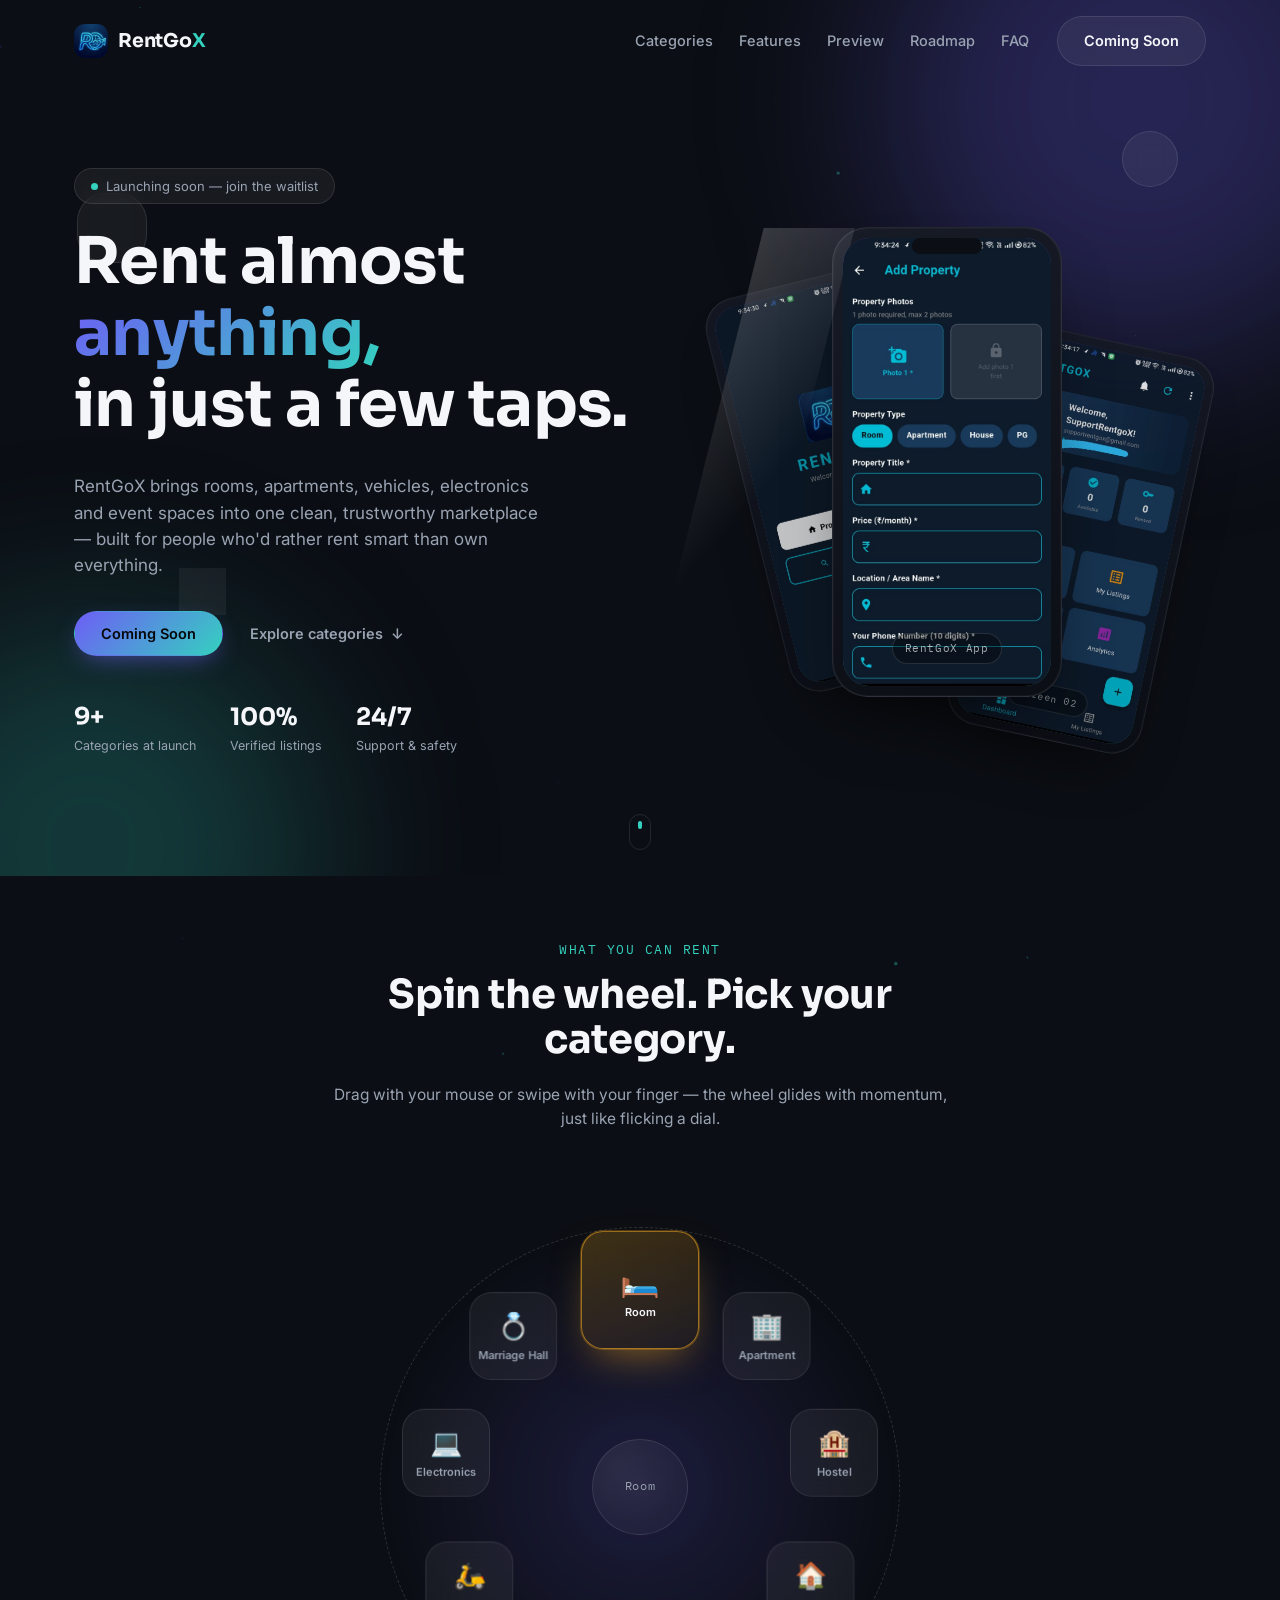
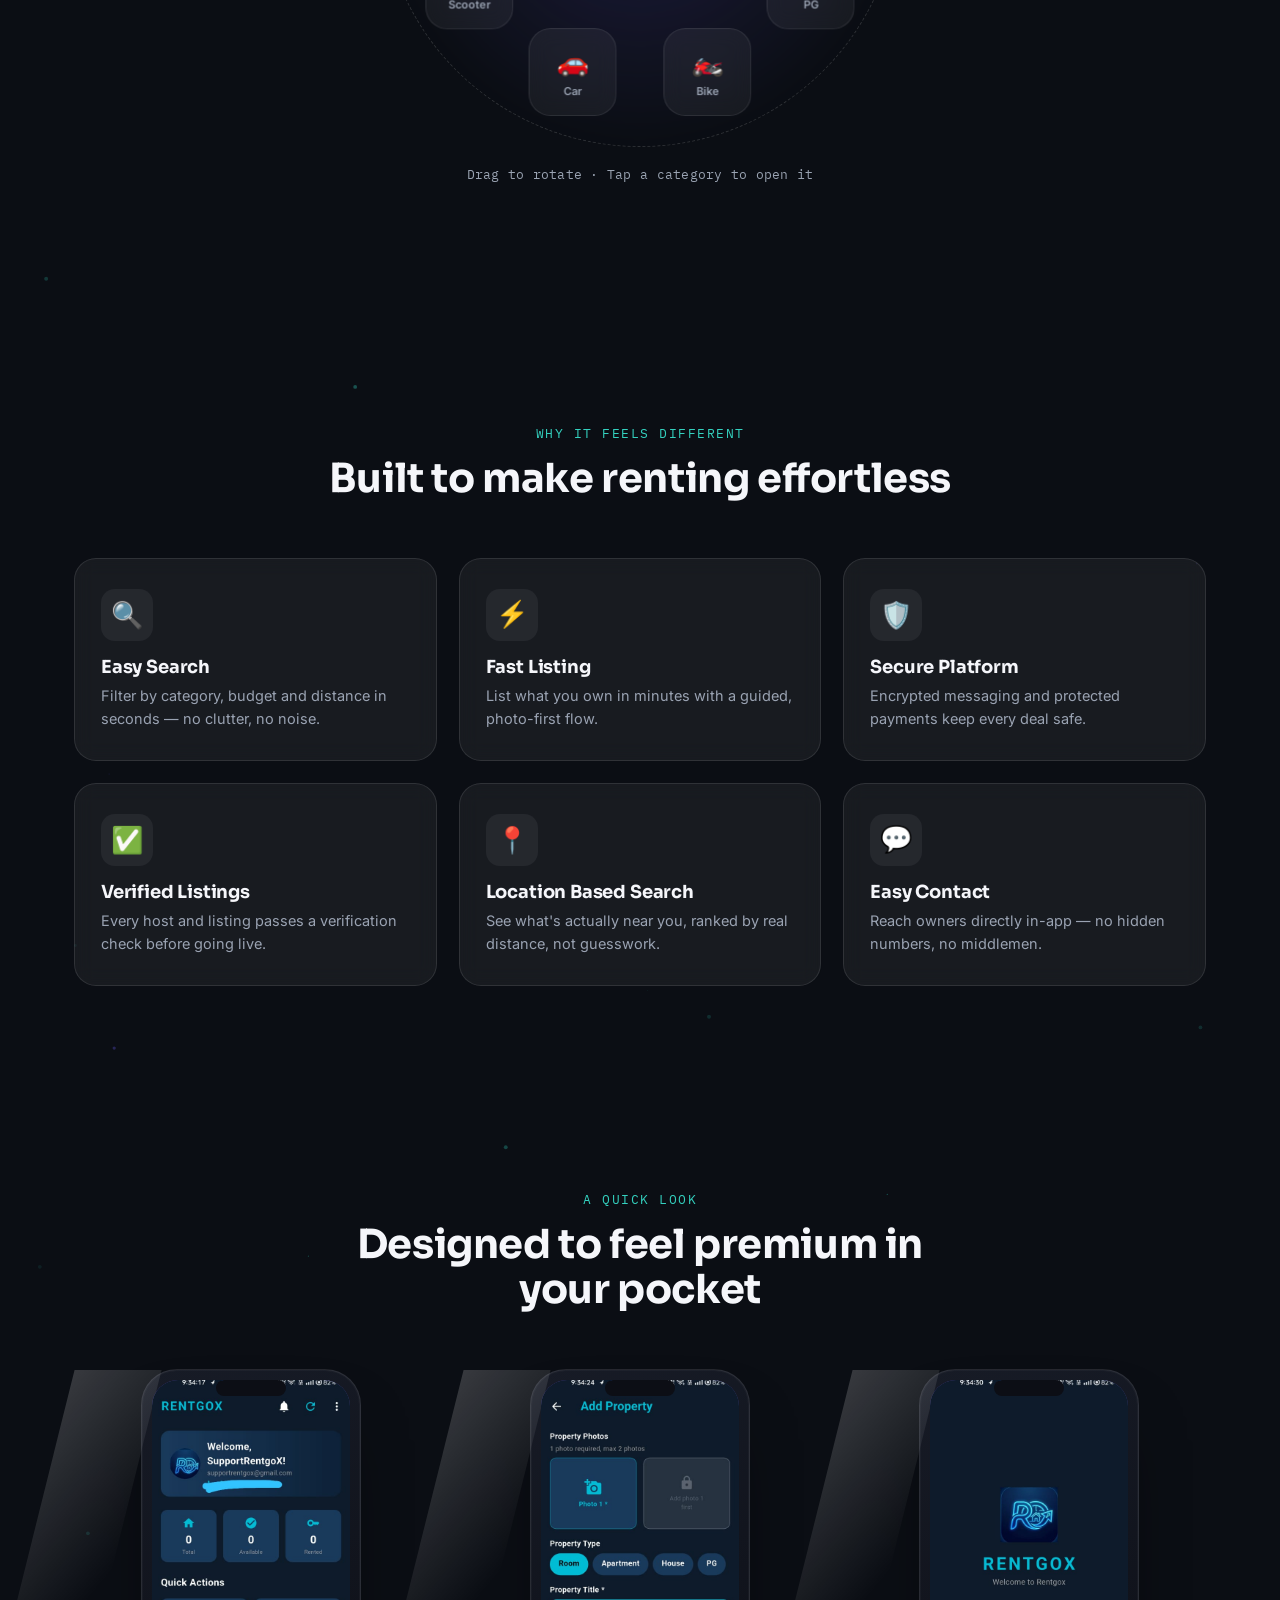
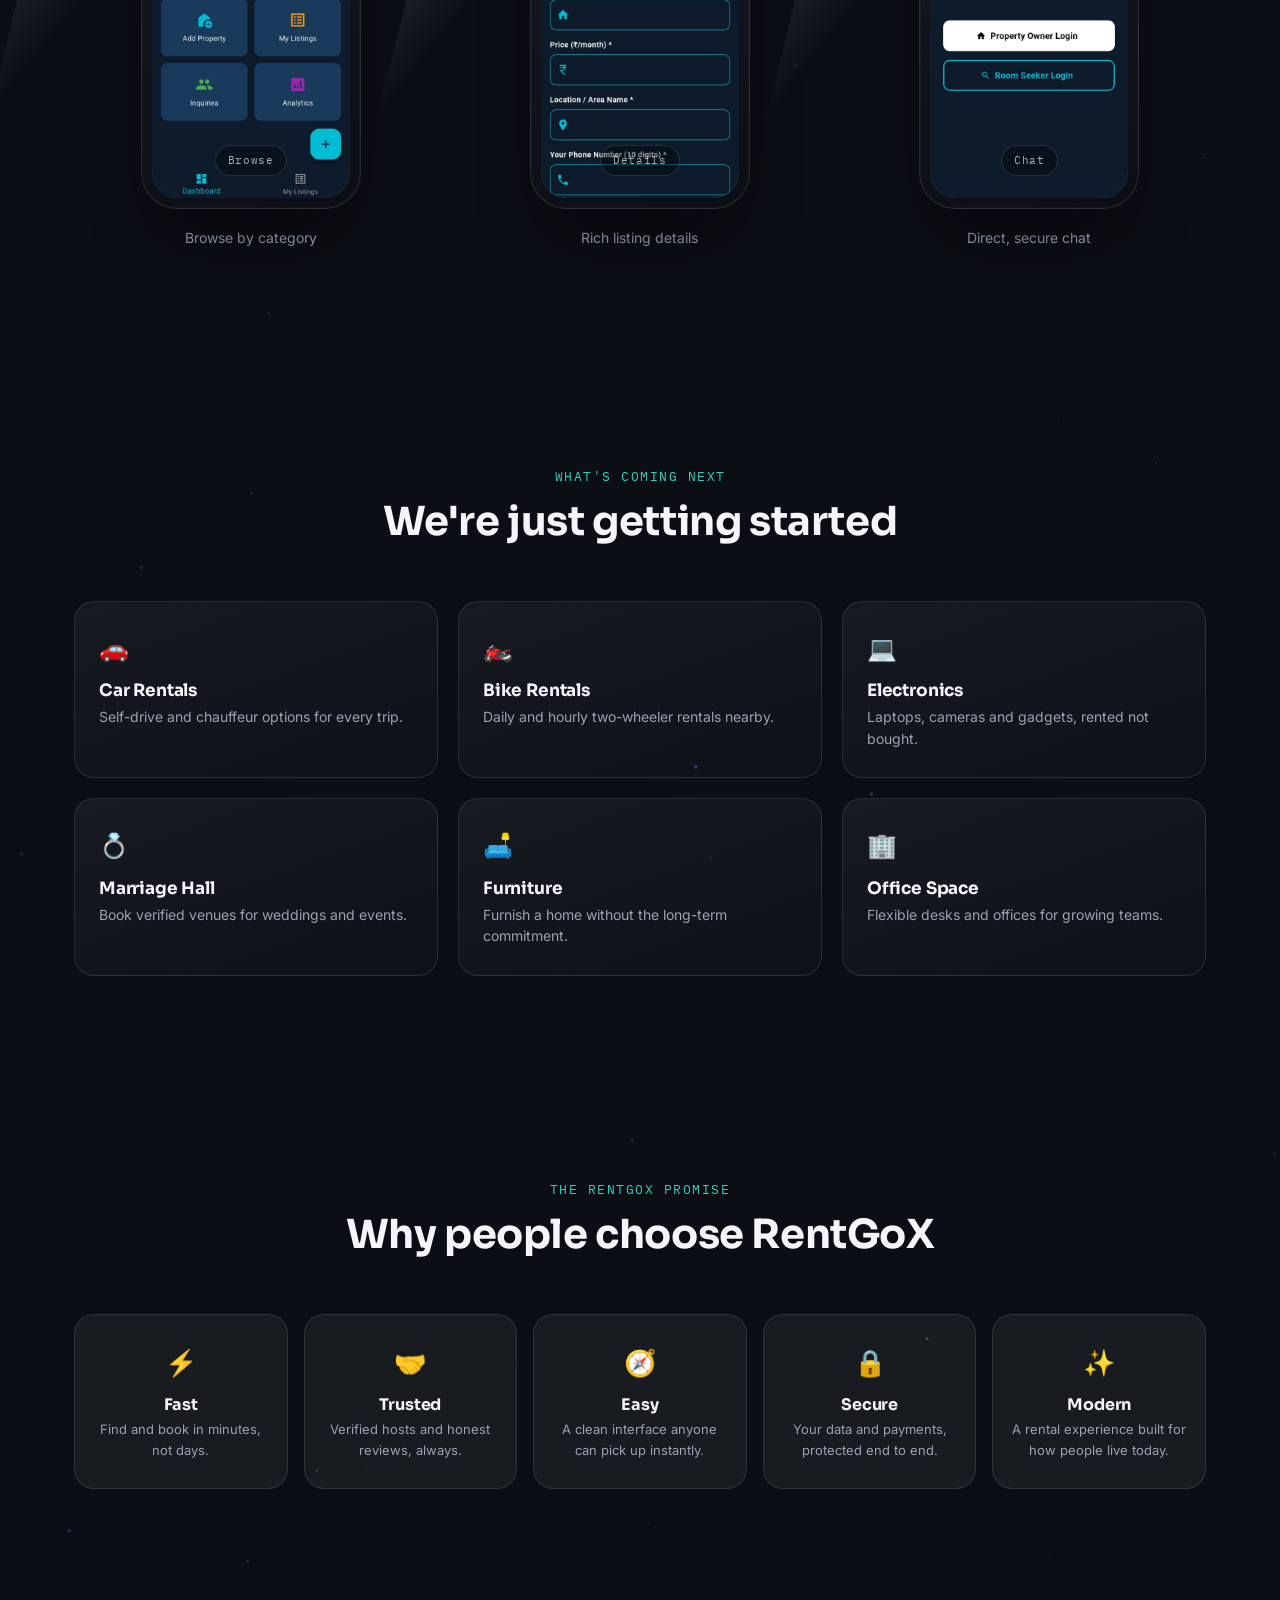
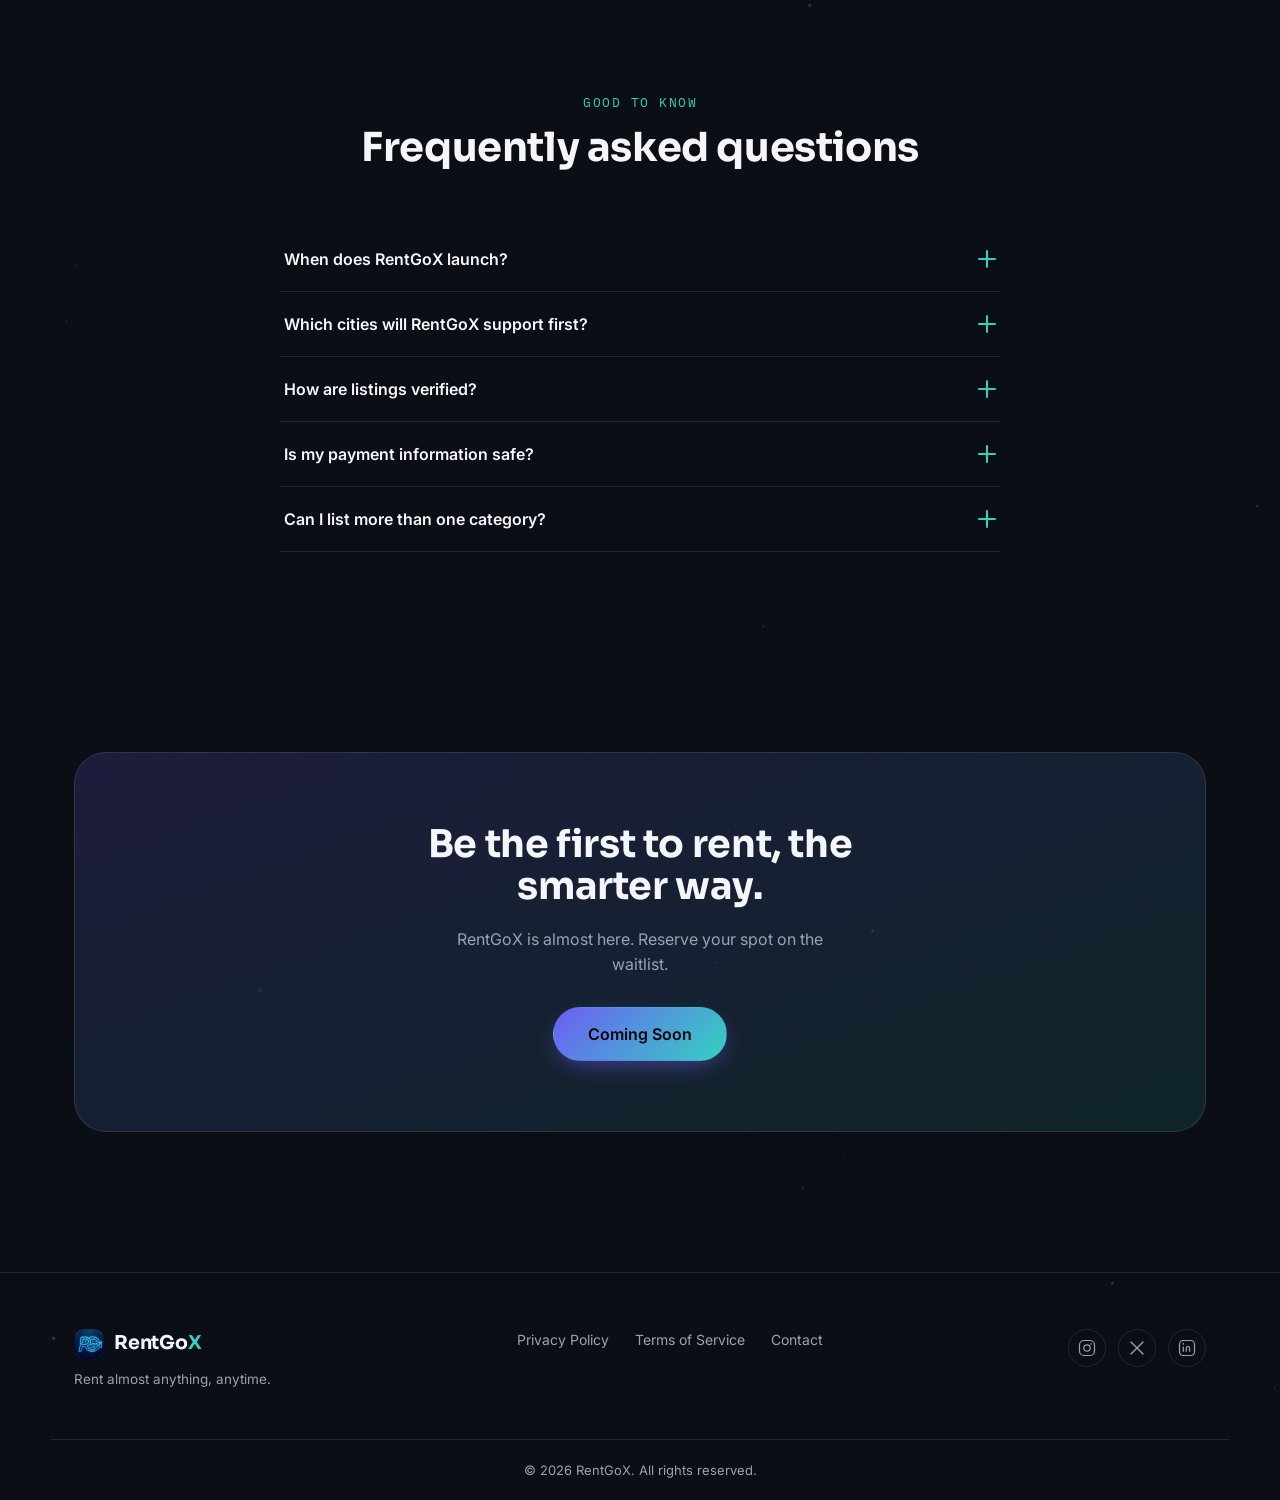
<file: index.html>
<!DOCTYPE html>
<html lang="en">
<head>
<meta charset="UTF-8">
<meta name="viewport" content="width=device-width, initial-scale=1.0">
<title>RentGoX — Rent Anything, Anytime</title>
<meta name="description" content="RentGoX is the all-in-one rental marketplace for rooms, apartments, vehicles, electronics and more. Coming soon.">
<meta name="google-site-verification" content="hXKZpa_9-O8X3uZ1noYfO5XUz25LiFvoCK8vuxUqFOk" />

<!-- Open Graph -->
<meta property="og:title" content="RentGoX — Rent Anything, Anytime">
<meta property="og:description" content="One platform to rent rooms, vehicles, electronics and more. Coming soon.">
<meta property="og:type" content="website">

<!-- Fonts -->
<link rel="preconnect" href="https://fonts.googleapis.com">
<link rel="preconnect" href="https://fonts.gstatic.com" crossorigin>
<link href="https://fonts.googleapis.com/css2?family=Sora:wght@400;600;700;800&family=Inter:wght@400;500;600;700&family=IBM+Plex+Mono:wght@400;500&display=swap" rel="stylesheet">

<link rel="stylesheet" href="css/style.css">
</head>
<body>

  <!-- ===================== LOADER ===================== -->
  <div class="loader" id="loader" aria-hidden="true">
    <div class="loader-mark">
      <span class="loader-ring"></span>
      <span class="loader-text">RG</span>
    </div>
  </div>

  <!-- ===================== BACKGROUND CANVAS (particles) ===================== -->
  <canvas id="particle-canvas" aria-hidden="true"></canvas>

  <!-- ===================== NAV ===================== -->
  <header class="site-header" id="site-header">
    <div class="container nav-inner">
      <a href="#top" class="brand" aria-label="RentGoX home">
        <span class="brand-mark">
          <svg viewBox="0 0 40 40" width="34" height="34" role="img" aria-hidden="true">
            <defs>
              <linearGradient id="logoGrad" x1="0" y1="0" x2="1" y2="1">
                <stop offset="0%" stop-color="#6D5EF5"/>
                <stop offset="100%" stop-color="#34D1BF"/>
              </linearGradient>
            </defs>
            <rect x="1" y="1" width="38" height="38" rx="11" fill="url(#logoGrad)"/>
            <path d="M12 27V14.5h6.4c3 0 5 1.7 5 4.4 0 1.9-1 3.3-2.7 4l3.3 4.1h-3.5l-2.9-3.6h-2.5V27H12zm3.1-6.2h3c1.4 0 2.2-.7 2.2-1.9s-.8-1.9-2.2-1.9h-3v3.8z" fill="#0B0E14"/>
          </svg>
          <!-- Drop a file named logo.png in assets/images/ to override this SVG mark -->
          <img src="assets/images/logo.png" alt="RentGoX logo" class="logo-img" onerror="this.style.display='none'">
        </span>
        <span class="brand-name">RentGo<span class="brand-x">X</span></span>
      </a>

      <nav class="main-nav" id="main-nav" aria-label="Primary">
        <a href="#categories">Categories</a>
        <a href="#features">Features</a>
        <a href="#screens">Preview</a>
        <a href="#future">Roadmap</a>
        <a href="#faq">FAQ</a>
      </nav>

      <a href="#hero" class="btn btn-ghost nav-cta"><span>Coming Soon</span></a>

      <button class="nav-toggle" id="nav-toggle" aria-label="Toggle menu" aria-expanded="false">
        <span></span><span></span><span></span>
      </button>
    </div>
  </header>

  <main id="top">

    <!-- ===================== HERO ===================== -->
    <section class="hero" id="hero">
      <div class="hero-glow hero-glow-a"></div>
      <div class="hero-glow hero-glow-b"></div>
      <div class="floating-shape shape-1" aria-hidden="true"></div>
      <div class="floating-shape shape-2" aria-hidden="true"></div>
      <div class="floating-shape shape-3" aria-hidden="true"></div>

      <div class="container hero-inner">
        <div class="hero-copy reveal" data-reveal="up">
          <div class="eyebrow-pill">
            <span class="dot-live"></span>
            Launching soon &mdash; join the waitlist
          </div>
          <h1 class="hero-title">
            Rent almost <span class="text-gradient">anything,</span><br>
            in just a few taps.
          </h1>
          <p class="hero-sub">
            RentGoX brings rooms, apartments, vehicles, electronics and event
            spaces into one clean, trustworthy marketplace &mdash; built for
            people who'd rather rent smart than own everything.
          </p>
          <div class="hero-actions">
            <button class="btn btn-primary ripple">
              <span>Coming Soon</span>
            </button>
            <a href="#categories" class="btn btn-text">
              Explore categories <span class="arrow">&darr;</span>
            </a>
          </div>

          <div class="hero-stats">
            <div class="stat">
              <span class="stat-num">9+</span>
              <span class="stat-label">Categories at launch</span>
            </div>
            <div class="stat">
              <span class="stat-num">100%</span>
              <span class="stat-label">Verified listings</span>
            </div>
            <div class="stat">
              <span class="stat-num">24/7</span>
              <span class="stat-label">Support &amp; safety</span>
            </div>
          </div>
        </div>

        <div class="hero-visual reveal" data-reveal="zoom">
          <div class="phone-stack">
            <div class="phone-mock phone-back">
              <div class="phone-screen placeholder-screen" data-label="Screen 03">
                <img src="assets/images/hero-3.png" alt="RentGoX app screenshot 3" class="screenshot-img" onerror="this.style.display='none'">
              </div>
            </div>
            <div class="phone-mock phone-front">
              <div class="phone-notch"></div>
              <div class="phone-screen placeholder-screen" data-label="RentGoX App">
                <img src="assets/images/hero-1.png" alt="RentGoX app main screenshot" class="screenshot-img" onerror="this.style.display='none'">
              </div>
              <div class="phone-reflection"></div>
            </div>
            <div class="phone-mock phone-side">
              <div class="phone-screen placeholder-screen" data-label="Screen 02">
                <img src="assets/images/hero-2.png" alt="RentGoX app screenshot 2" class="screenshot-img" onerror="this.style.display='none'">
              </div>
            </div>
          </div>
        </div>
      </div>

      <div class="scroll-cue" aria-hidden="true">
        <span></span>
      </div>
    </section>

    <!-- ===================== CIRCULAR CATEGORY WHEEL ===================== -->
    <section class="wheel-section" id="categories">
      <div class="container">
        <div class="section-head reveal" data-reveal="up">
          <span class="eyebrow">What you can rent</span>
          <h2>Spin the wheel. Pick your category.</h2>
          <p>Drag with your mouse or swipe with your finger &mdash; the wheel
             glides with momentum, just like flicking a dial.</p>
        </div>
      </div>

      <div class="wheel-stage">
        <div class="wheel-glow"></div>
        <div class="wheel-outer" id="wheel-outer">
          <div class="wheel-ring" id="wheel-ring">
            <!-- category items injected by JS -->
          </div>
          <div class="wheel-hub">
            <span id="wheel-hub-label">Drag</span>
          </div>
        </div>
        <p class="wheel-hint">Drag to rotate &middot; Tap a category to open it</p>
      </div>

      <!-- Detail card -->
      <div class="container">
        <div class="category-detail" id="category-detail" aria-live="polite">
          <button class="detail-close" id="detail-close" aria-label="Close">&times;</button>
          <div class="detail-icon" id="detail-icon">🏠</div>
          <div class="detail-body">
            <h3 id="detail-title">Room</h3>
            <p id="detail-desc">Find verified single and shared rooms near you, ready to move in.</p>
            <button class="btn btn-primary ripple btn-sm"><span>Coming Soon</span></button>
          </div>
        </div>
      </div>
    </section>

    <!-- ===================== FEATURES ===================== -->
    <section class="features" id="features">
      <div class="container">
        <div class="section-head reveal" data-reveal="up">
          <span class="eyebrow">Why it feels different</span>
          <h2>Built to make renting effortless</h2>
        </div>

        <div class="feature-grid">
          <div class="feature-card reveal" data-reveal="up" style="--d:0ms">
            <div class="feature-icon">🔍</div>
            <h3>Easy Search</h3>
            <p>Filter by category, budget and distance in seconds &mdash; no clutter, no noise.</p>
          </div>
          <div class="feature-card reveal" data-reveal="up" style="--d:80ms">
            <div class="feature-icon">⚡</div>
            <h3>Fast Listing</h3>
            <p>List what you own in minutes with a guided, photo-first flow.</p>
          </div>
          <div class="feature-card reveal" data-reveal="up" style="--d:160ms">
            <div class="feature-icon">🛡️</div>
            <h3>Secure Platform</h3>
            <p>Encrypted messaging and protected payments keep every deal safe.</p>
          </div>
          <div class="feature-card reveal" data-reveal="up" style="--d:240ms">
            <div class="feature-icon">✅</div>
            <h3>Verified Listings</h3>
            <p>Every host and listing passes a verification check before going live.</p>
          </div>
          <div class="feature-card reveal" data-reveal="up" style="--d:320ms">
            <div class="feature-icon">📍</div>
            <h3>Location Based Search</h3>
            <p>See what's actually near you, ranked by real distance, not guesswork.</p>
          </div>
          <div class="feature-card reveal" data-reveal="up" style="--d:400ms">
            <div class="feature-icon">💬</div>
            <h3>Easy Contact</h3>
            <p>Reach owners directly in-app &mdash; no hidden numbers, no middlemen.</p>
          </div>
        </div>
      </div>
    </section>

    <!-- ===================== SCREENSHOTS ===================== -->
    <section class="screenshots" id="screens">
      <div class="container">
        <div class="section-head reveal" data-reveal="up">
          <span class="eyebrow">A quick look</span>
          <h2>Designed to feel premium in your pocket</h2>
        </div>

        <div class="screens-grid">
          <div class="screen-card reveal" data-reveal="up" style="--d:0ms">
            <div class="phone-mock standalone">
              <div class="phone-notch"></div>
              <div class="phone-screen placeholder-screen" data-label="Browse">
                <img src="assets/images/screen-browse.png" alt="Browse categories screenshot" class="screenshot-img" onerror="this.style.display='none'">
              </div>
              <div class="phone-reflection"></div>
            </div>
            <p>Browse by category</p>
          </div>
          <div class="screen-card reveal" data-reveal="up" style="--d:120ms">
            <div class="phone-mock standalone">
              <div class="phone-notch"></div>
              <div class="phone-screen placeholder-screen" data-label="Details">
                <img src="assets/images/screen-details.png" alt="Listing details screenshot" class="screenshot-img" onerror="this.style.display='none'">
              </div>
              <div class="phone-reflection"></div>
            </div>
            <p>Rich listing details</p>
          </div>
          <div class="screen-card reveal" data-reveal="up" style="--d:240ms">
            <div class="phone-mock standalone">
              <div class="phone-notch"></div>
              <div class="phone-screen placeholder-screen" data-label="Chat">
                <img src="assets/images/screen-chat.png" alt="In-app chat screenshot" class="screenshot-img" onerror="this.style.display='none'">
              </div>
              <div class="phone-reflection"></div>
            </div>
            <p>Direct, secure chat</p>
          </div>
        </div>
      </div>
    </section>

    <!-- ===================== FUTURE SERVICES ===================== -->
    <section class="future" id="future">
      <div class="container">
        <div class="section-head reveal" data-reveal="up">
          <span class="eyebrow">What's coming next</span>
          <h2>We're just getting started</h2>
        </div>

        <div class="future-grid">
          <div class="future-card reveal" data-reveal="up" style="--d:0ms">
            <div class="future-icon">🚗</div>
            <h3>Car Rentals</h3>
            <p>Self-drive and chauffeur options for every trip.</p>
          </div>
          <div class="future-card reveal" data-reveal="up" style="--d:60ms">
            <div class="future-icon">🏍️</div>
            <h3>Bike Rentals</h3>
            <p>Daily and hourly two-wheeler rentals nearby.</p>
          </div>
          <div class="future-card reveal" data-reveal="up" style="--d:120ms">
            <div class="future-icon">💻</div>
            <h3>Electronics</h3>
            <p>Laptops, cameras and gadgets, rented not bought.</p>
          </div>
          <div class="future-card reveal" data-reveal="up" style="--d:180ms">
            <div class="future-icon">💍</div>
            <h3>Marriage Hall</h3>
            <p>Book verified venues for weddings and events.</p>
          </div>
          <div class="future-card reveal" data-reveal="up" style="--d:240ms">
            <div class="future-icon">🛋️</div>
            <h3>Furniture</h3>
            <p>Furnish a home without the long-term commitment.</p>
          </div>
          <div class="future-card reveal" data-reveal="up" style="--d:300ms">
            <div class="future-icon">🏢</div>
            <h3>Office Space</h3>
            <p>Flexible desks and offices for growing teams.</p>
          </div>
        </div>
      </div>
    </section>

    <!-- ===================== WHY CHOOSE ===================== -->
    <section class="why" id="why">
      <div class="container">
        <div class="section-head reveal" data-reveal="up">
          <span class="eyebrow">The RentGoX promise</span>
          <h2>Why people choose RentGoX</h2>
        </div>

        <div class="why-grid">
          <div class="why-card reveal" data-reveal="up" style="--d:0ms">
            <div class="why-icon">⚡</div>
            <h3>Fast</h3>
            <p>Find and book in minutes, not days.</p>
          </div>
          <div class="why-card reveal" data-reveal="up" style="--d:80ms">
            <div class="why-icon">🤝</div>
            <h3>Trusted</h3>
            <p>Verified hosts and honest reviews, always.</p>
          </div>
          <div class="why-card reveal" data-reveal="up" style="--d:160ms">
            <div class="why-icon">🧭</div>
            <h3>Easy</h3>
            <p>A clean interface anyone can pick up instantly.</p>
          </div>
          <div class="why-card reveal" data-reveal="up" style="--d:240ms">
            <div class="why-icon">🔒</div>
            <h3>Secure</h3>
            <p>Your data and payments, protected end to end.</p>
          </div>
          <div class="why-card reveal" data-reveal="up" style="--d:320ms">
            <div class="why-icon">✨</div>
            <h3>Modern</h3>
            <p>A rental experience built for how people live today.</p>
          </div>
        </div>
      </div>
    </section>

    <!-- ===================== FAQ ===================== -->
    <section class="faq" id="faq">
      <div class="container">
        <div class="section-head reveal" data-reveal="up">
          <span class="eyebrow">Good to know</span>
          <h2>Frequently asked questions</h2>
        </div>

        <div class="accordion reveal" data-reveal="up">
          <div class="accordion-item">
            <button class="accordion-trigger" aria-expanded="false">
              <span>When does RentGoX launch?</span>
              <span class="accordion-plus"></span>
            </button>
            <div class="accordion-panel">
              <p>We're finishing the final rounds of testing. Join the waitlist to be first to know the exact launch date.</p>
            </div>
          </div>
          <div class="accordion-item">
            <button class="accordion-trigger" aria-expanded="false">
              <span>Which cities will RentGoX support first?</span>
              <span class="accordion-plus"></span>
            </button>
            <div class="accordion-panel">
              <p>We're starting with a small set of launch cities and expanding quickly based on demand and host coverage.</p>
            </div>
          </div>
          <div class="accordion-item">
            <button class="accordion-trigger" aria-expanded="false">
              <span>How are listings verified?</span>
              <span class="accordion-plus"></span>
            </button>
            <div class="accordion-panel">
              <p>Every host completes an identity check, and listings are reviewed before they appear in search results.</p>
            </div>
          </div>
          <div class="accordion-item">
            <button class="accordion-trigger" aria-expanded="false">
              <span>Is my payment information safe?</span>
              <span class="accordion-plus"></span>
            </button>
            <div class="accordion-panel">
              <p>Yes. Payments are processed through encrypted, PCI-compliant channels &mdash; RentGoX never stores raw card data.</p>
            </div>
          </div>
          <div class="accordion-item">
            <button class="accordion-trigger" aria-expanded="false">
              <span>Can I list more than one category?</span>
              <span class="accordion-plus"></span>
            </button>
            <div class="accordion-panel">
              <p>Absolutely. Hosts can list across multiple categories, from rooms to vehicles, from a single account.</p>
            </div>
          </div>
        </div>
      </div>
    </section>

    <!-- ===================== FINAL CTA ===================== -->
    <section class="final-cta">
      <div class="container">
        <div class="cta-card reveal" data-reveal="zoom">
          <h2>Be the first to rent, the smarter way.</h2>
          <p>RentGoX is almost here. Reserve your spot on the waitlist.</p>
          <button class="btn btn-primary btn-lg ripple"><span>Coming Soon</span></button>
        </div>
      </div>
    </section>

  </main>

  <!-- ===================== FOOTER ===================== -->
  <footer class="site-footer">
    <div class="container footer-inner">
      <div class="footer-brand">
        <a href="#top" class="brand">
          <span class="brand-mark">
            <svg viewBox="0 0 40 40" width="30" height="30" role="img" aria-hidden="true">
              <rect x="1" y="1" width="38" height="38" rx="11" fill="url(#logoGrad)"/>
              <path d="M12 27V14.5h6.4c3 0 5 1.7 5 4.4 0 1.9-1 3.3-2.7 4l3.3 4.1h-3.5l-2.9-3.6h-2.5V27H12zm3.1-6.2h3c1.4 0 2.2-.7 2.2-1.9s-.8-1.9-2.2-1.9h-3v3.8z" fill="#0B0E14"/>
            </svg>
            <img src="assets/images/logo.png" alt="RentGoX logo" class="logo-img" onerror="this.style.display='none'">
          </span>
          <span class="brand-name">RentGo<span class="brand-x">X</span></span>
        </a>
        <p>Rent almost anything, anytime.</p>
      </div>

      <nav class="footer-links" aria-label="Footer">
        <a href="#">Privacy Policy</a>
        <a href="#">Terms of Service</a>
        <a href="#">Contact</a>
      </nav>

      <div class="footer-social" aria-label="Social media">
        <a href="#" aria-label="Instagram" class="social-icon">
          <svg width="18" height="18" viewBox="0 0 24 24" fill="none"><rect x="2" y="2" width="20" height="20" rx="6" stroke="currentColor" stroke-width="1.6"/><circle cx="12" cy="12" r="4.2" stroke="currentColor" stroke-width="1.6"/><circle cx="17.4" cy="6.6" r="1.1" fill="currentColor"/></svg>
        </a>
        <a href="#" aria-label="X / Twitter" class="social-icon">
          <svg width="18" height="18" viewBox="0 0 24 24" fill="none"><path d="M4 4l16 16M20 4L4 20" stroke="currentColor" stroke-width="1.8" stroke-linecap="round"/></svg>
        </a>
        <a href="#" aria-label="LinkedIn" class="social-icon">
          <svg width="18" height="18" viewBox="0 0 24 24" fill="none"><rect x="2" y="2" width="20" height="20" rx="5" stroke="currentColor" stroke-width="1.6"/><line x1="7" y1="10" x2="7" y2="17" stroke="currentColor" stroke-width="1.6"/><circle cx="7" cy="6.5" r="1.1" fill="currentColor"/><path d="M11 17v-4.5c0-1.7 1-2.5 2.3-2.5 1.3 0 2.2.8 2.2 2.5V17" stroke="currentColor" stroke-width="1.6"/></svg>
        </a>
      </div>
    </div>
    <div class="container footer-bottom">
      <p>&copy; <span id="year"></span> RentGoX. All rights reserved.</p>
    </div>
  </footer>

  <script src="js/script.js"></script>
</body>
</html>
</file>
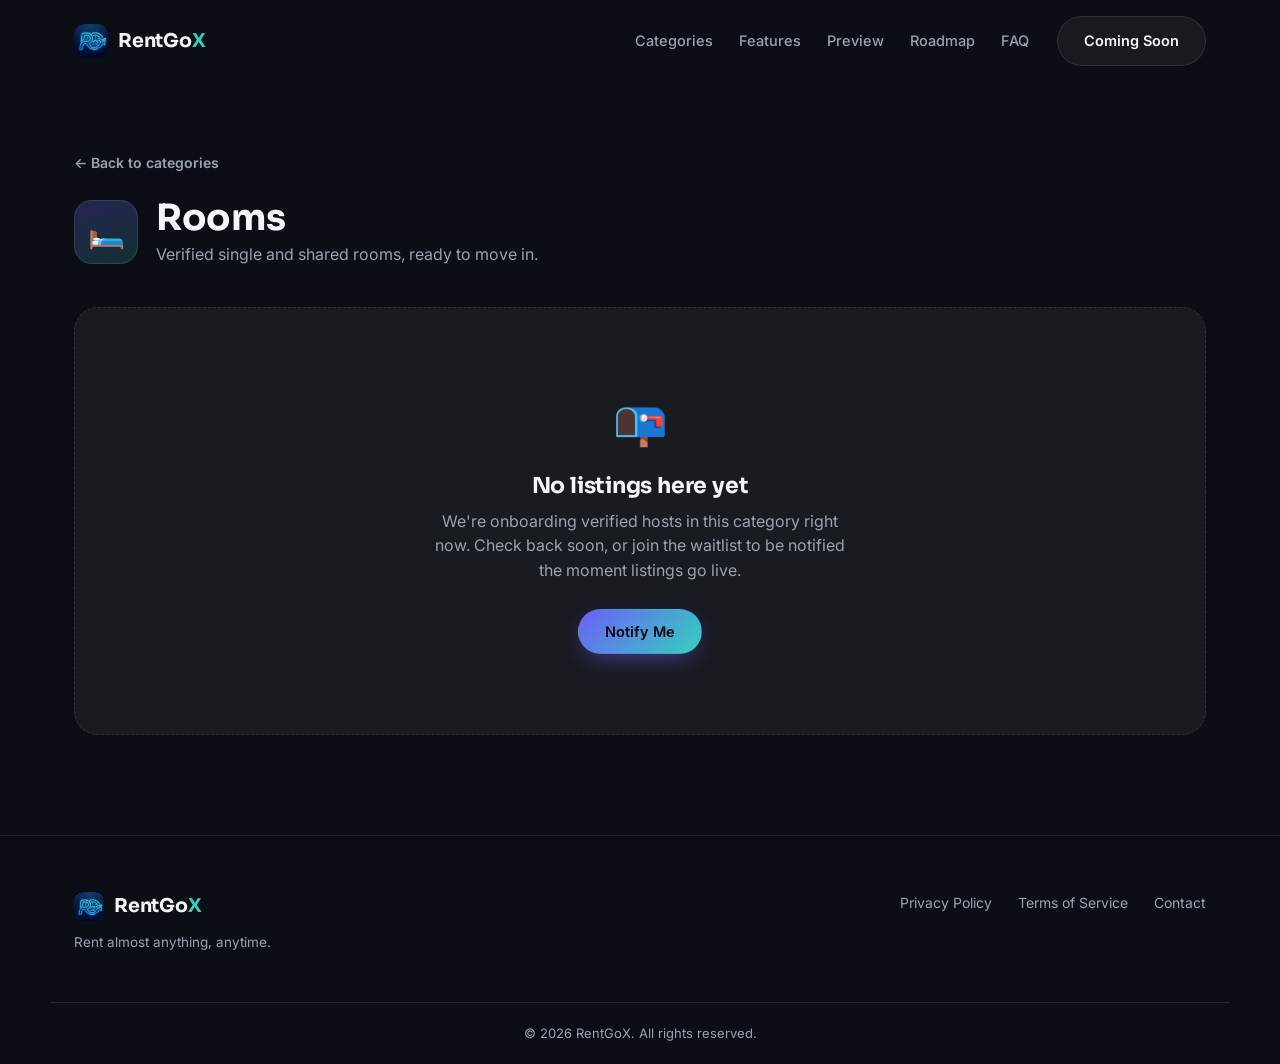
<file: category.html>
<!DOCTYPE html>
<html lang="en">
<head>
<meta charset="UTF-8">
<meta name="viewport" content="width=device-width, initial-scale=1.0">
<title>Listings — RentGoX</title>
<meta name="description" content="Browse verified RentGoX listings.">

<link rel="preconnect" href="https://fonts.googleapis.com">
<link rel="preconnect" href="https://fonts.gstatic.com" crossorigin>
<link href="https://fonts.googleapis.com/css2?family=Sora:wght@400;600;700;800&family=Inter:wght@400;500;600;700&family=IBM+Plex+Mono:wght@400;500&display=swap" rel="stylesheet">

<link rel="stylesheet" href="css/style.css">
<style>
  /* Page-specific styles only — reuses the same design tokens/vars from style.css */
  .category-page{ padding:150px 0 100px; min-height:60vh; }
  .category-header{ display:flex; align-items:center; gap:18px; margin-bottom:40px; flex-wrap:wrap; }
  .category-header .cat-icon-lg{
    width:64px; height:64px; border-radius:18px; font-size:30px;
    display:flex; align-items:center; justify-content:center;
    background:linear-gradient(160deg, rgba(109,94,245,.28), rgba(52,209,191,.18));
    border:1px solid var(--border);
  }
  .category-header h1{ font-size:clamp(26px,3.4vw,36px); margin:0; }
  .category-header p{ margin:4px 0 0; }
  .back-link{
    display:inline-flex; align-items:center; gap:6px; margin-bottom:24px;
    font-size:14px; font-weight:600; color:var(--text-muted);
  }
  .back-link:hover{ color:var(--text); }

  .listing-grid{
    display:grid; grid-template-columns:repeat(3,1fr); gap:22px; margin-top:40px;
  }
  .listing-card{
    background:var(--surface); border:1px solid var(--border); border-radius:22px;
    overflow:hidden; transition:transform .4s var(--ease-premium), border-color .4s, box-shadow .4s;
  }
  .listing-card:hover{
    transform:translateY(-6px);
    border-color:rgba(52,209,191,.4);
    box-shadow:0 22px 46px -22px rgba(52,209,191,.35);
  }
  .listing-thumb{
    height:160px;
    background:linear-gradient(160deg, rgba(109,94,245,.22), rgba(52,209,191,.14));
    display:flex; align-items:center; justify-content:center; font-size:34px;
  }
  .listing-body{ padding:20px 22px; }
  .listing-body h3{ font-size:17px; margin:0 0 6px; }
  .listing-body p{ font-size:13.5px; margin:0 0 12px; }
  .listing-price{ font-family:var(--font-display); font-weight:700; color:var(--teal); font-size:16px; }

  .empty-state{
    text-align:center; padding:80px 20px; border-radius:24px;
    background:var(--surface); border:1px dashed var(--border);
  }
  .empty-state .empty-icon{ font-size:44px; margin-bottom:18px; }
  .empty-state h2{ font-size:22px; margin-bottom:10px; }
  .empty-state p{ max-width:420px; margin:0 auto 26px; }

  @media (max-width: 980px){ .listing-grid{ grid-template-columns:repeat(2,1fr); } }
  @media (max-width: 620px){ .listing-grid{ grid-template-columns:1fr; } }
</style>
</head>
<body>

  <canvas id="particle-canvas" aria-hidden="true"></canvas>

  <!-- ===================== NAV (same as homepage) ===================== -->
  <header class="site-header" id="site-header">
    <div class="container nav-inner">
      <a href="index.html" class="brand" aria-label="RentGoX home">
        <span class="brand-mark">
          <svg viewBox="0 0 40 40" width="34" height="34" role="img" aria-hidden="true">
            <defs>
              <linearGradient id="logoGrad" x1="0" y1="0" x2="1" y2="1">
                <stop offset="0%" stop-color="#6D5EF5"/>
                <stop offset="100%" stop-color="#34D1BF"/>
              </linearGradient>
            </defs>
            <rect x="1" y="1" width="38" height="38" rx="11" fill="url(#logoGrad)"/>
            <path d="M12 27V14.5h6.4c3 0 5 1.7 5 4.4 0 1.9-1 3.3-2.7 4l3.3 4.1h-3.5l-2.9-3.6h-2.5V27H12zm3.1-6.2h3c1.4 0 2.2-.7 2.2-1.9s-.8-1.9-2.2-1.9h-3v3.8z" fill="#0B0E14"/>
          </svg>
          <img src="assets/images/logo.png" alt="RentGoX logo" class="logo-img" onerror="this.style.display='none'">
        </span>
        <span class="brand-name">RentGo<span class="brand-x">X</span></span>
      </a>

      <nav class="main-nav" id="main-nav" aria-label="Primary">
        <a href="index.html#categories">Categories</a>
        <a href="index.html#features">Features</a>
        <a href="index.html#screens">Preview</a>
        <a href="index.html#future">Roadmap</a>
        <a href="index.html#faq">FAQ</a>
      </nav>

      <a href="index.html#hero" class="btn btn-ghost nav-cta"><span>Coming Soon</span></a>

      <button class="nav-toggle" id="nav-toggle" aria-label="Toggle menu" aria-expanded="false">
        <span></span><span></span><span></span>
      </button>
    </div>
  </header>

  <main class="category-page">
    <div class="container">
      <a href="index.html#categories" class="back-link">&larr; Back to categories</a>

      <div class="category-header">
        <div class="cat-icon-lg" id="cat-icon">🏠</div>
        <div>
          <h1 id="cat-title">Listings</h1>
          <p id="cat-subtitle">Browse available listings in this category.</p>
        </div>
      </div>

      <!-- Listings render here, or the empty state if there are none yet -->
      <div id="listing-grid" class="listing-grid" hidden></div>
      <div id="empty-state" class="empty-state" hidden>
        <div class="empty-icon">📭</div>
        <h2>No listings here yet</h2>
        <p>We're onboarding verified hosts in this category right now. Check back soon, or join the waitlist to be notified the moment listings go live.</p>
        <button class="btn btn-primary ripple"><span>Notify Me</span></button>
      </div>
    </div>
  </main>

  <!-- ===================== FOOTER (same as homepage) ===================== -->
  <footer class="site-footer">
    <div class="container footer-inner">
      <div class="footer-brand">
        <a href="index.html" class="brand">
          <span class="brand-mark">
            <svg viewBox="0 0 40 40" width="30" height="30" role="img" aria-hidden="true">
              <rect x="1" y="1" width="38" height="38" rx="11" fill="url(#logoGrad)"/>
              <path d="M12 27V14.5h6.4c3 0 5 1.7 5 4.4 0 1.9-1 3.3-2.7 4l3.3 4.1h-3.5l-2.9-3.6h-2.5V27H12zm3.1-6.2h3c1.4 0 2.2-.7 2.2-1.9s-.8-1.9-2.2-1.9h-3v3.8z" fill="#0B0E14"/>
            </svg>
            <img src="assets/images/logo.png" alt="RentGoX logo" class="logo-img" onerror="this.style.display='none'">
          </span>
          <span class="brand-name">RentGo<span class="brand-x">X</span></span>
        </a>
        <p>Rent almost anything, anytime.</p>
      </div>

      <nav class="footer-links" aria-label="Footer">
        <a href="#">Privacy Policy</a>
        <a href="#">Terms of Service</a>
        <a href="#">Contact</a>
      </nav>
    </div>
    <div class="container footer-bottom">
      <p>&copy; <span id="year"></span> RentGoX. All rights reserved.</p>
    </div>
  </footer>

  <script>
    // Footer year
    document.getElementById('year').textContent = new Date().getFullYear();

    // Header scroll state (same behavior as homepage)
    const header = document.getElementById('site-header');
    window.addEventListener('scroll', () => {
      header.classList.toggle('scrolled', window.scrollY > 20);
    }, { passive: true });

    const navToggle = document.getElementById('nav-toggle');
    const mainNav = document.getElementById('main-nav');
    navToggle.addEventListener('click', () => {
      const isOpen = mainNav.classList.toggle('is-open');
      navToggle.setAttribute('aria-expanded', String(isOpen));
    });

    /* ---------------------------------------------------------
       Category data. Each of Room / Apartment / PG / Hostel is a
       LIVE category, so this page is what the wheel/other sections
       link to instead of showing a "Coming Soon" popup.

       Replace the empty `listings` arrays below with real data
       (or fetch from an API) as soon as it's available — the
       rendering logic already supports it.
    --------------------------------------------------------- */
    const CATEGORY_DATA = {
      room: {
        icon: '🛏️',
        title: 'Rooms',
        subtitle: 'Verified single and shared rooms, ready to move in.',
        listings: [] // TODO: populate with real room listings
      },
      apartment: {
        icon: '🏢',
        title: 'Apartments',
        subtitle: 'Fully furnished apartments for short or long-term stays.',
        listings: [] // TODO: populate with real apartment listings
      },
      pg: {
        icon: '🏠',
        title: 'PG Accommodations',
        subtitle: 'Paying-guest stays with meals and amenities included.',
        listings: [] // TODO: populate with real PG listings
      },
      hostel: {
        icon: '🏨',
        title: 'Hostels',
        subtitle: 'Budget-friendly beds for students and travellers.',
        listings: [] // TODO: populate with real hostel listings
      }
    };

    const params = new URLSearchParams(window.location.search);
    const type = params.get('type');
    const data = CATEGORY_DATA[type] || CATEGORY_DATA.room;

    document.getElementById('cat-icon').textContent = data.icon;
    document.getElementById('cat-title').textContent = data.title;
    document.getElementById('cat-subtitle').textContent = data.subtitle;
    document.title = data.title + ' — RentGoX';

    const grid = document.getElementById('listing-grid');
    const emptyState = document.getElementById('empty-state');

    if (data.listings && data.listings.length > 0) {
      grid.hidden = false;
      emptyState.hidden = true;
      grid.innerHTML = data.listings.map(item => `
        <div class="listing-card">
          <div class="listing-thumb">${data.icon}</div>
          <div class="listing-body">
            <h3>${item.title}</h3>
            <p>${item.location || ''}</p>
            <span class="listing-price">${item.price || ''}</span>
          </div>
        </div>
      `).join('');
    } else {
      grid.hidden = true;
      emptyState.hidden = false;
    }
  </script>
</body>
</html>
</file>
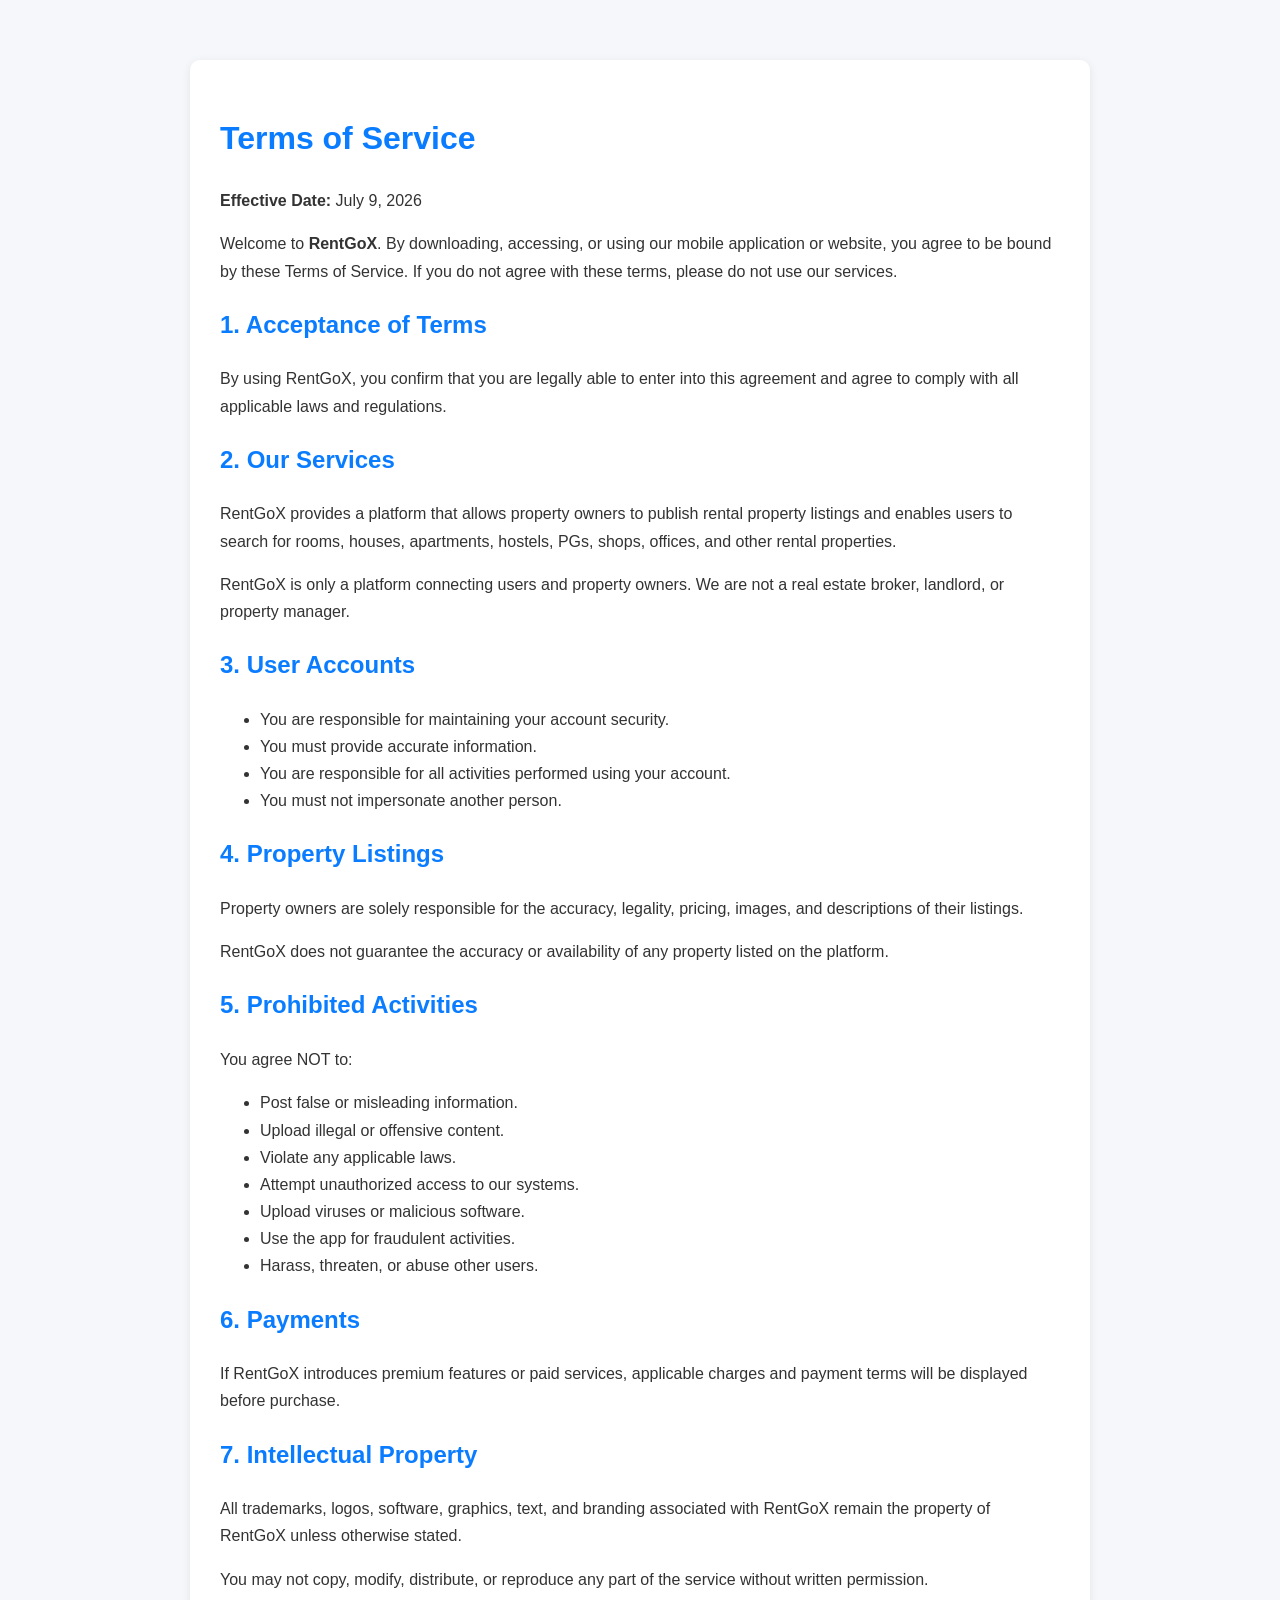
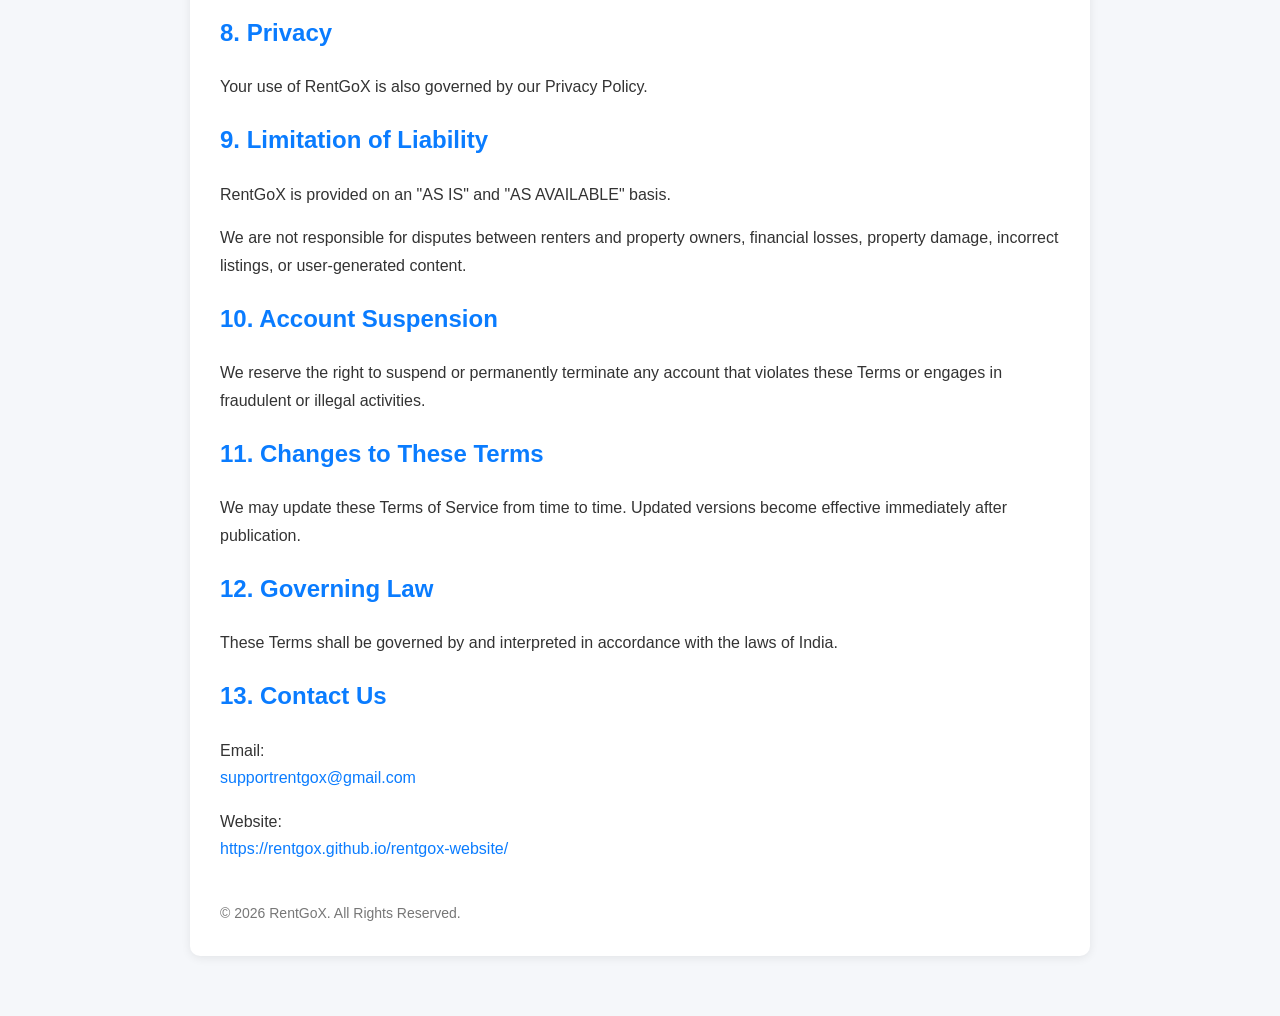
<file: terms.html>
<!DOCTYPE html>
<html lang="en">
<head>
<meta charset="UTF-8">
<meta name="viewport" content="width=device-width, initial-scale=1.0">
<title>Terms of Service - RentGoX</title>

<style>
body{
    font-family:Arial,Helvetica,sans-serif;
    max-width:900px;
    margin:40px auto;
    padding:20px;
    line-height:1.7;
    background:#f5f7fa;
    color:#333;
}
.container{
    background:#fff;
    padding:30px;
    border-radius:10px;
    box-shadow:0 2px 10px rgba(0,0,0,.08);
}
h1,h2{
    color:#0A7CFF;
}
a{
    color:#0A7CFF;
    text-decoration:none;
}
footer{
    margin-top:40px;
    font-size:14px;
    color:#777;
}
</style>

</head>
<body>

<div class="container">

<h1>Terms of Service</h1>

<p><strong>Effective Date:</strong> July 9, 2026</p>

<p>
Welcome to <strong>RentGoX</strong>. By downloading, accessing, or using our mobile application or website, you agree to be bound by these Terms of Service. If you do not agree with these terms, please do not use our services.
</p>

<h2>1. Acceptance of Terms</h2>

<p>
By using RentGoX, you confirm that you are legally able to enter into this agreement and agree to comply with all applicable laws and regulations.
</p>

<h2>2. Our Services</h2>

<p>
RentGoX provides a platform that allows property owners to publish rental property listings and enables users to search for rooms, houses, apartments, hostels, PGs, shops, offices, and other rental properties.
</p>

<p>
RentGoX is only a platform connecting users and property owners. We are not a real estate broker, landlord, or property manager.
</p>

<h2>3. User Accounts</h2>

<ul>
<li>You are responsible for maintaining your account security.</li>
<li>You must provide accurate information.</li>
<li>You are responsible for all activities performed using your account.</li>
<li>You must not impersonate another person.</li>
</ul>

<h2>4. Property Listings</h2>

<p>
Property owners are solely responsible for the accuracy, legality, pricing, images, and descriptions of their listings.
</p>

<p>
RentGoX does not guarantee the accuracy or availability of any property listed on the platform.
</p>

<h2>5. Prohibited Activities</h2>

<p>You agree NOT to:</p>

<ul>
<li>Post false or misleading information.</li>
<li>Upload illegal or offensive content.</li>
<li>Violate any applicable laws.</li>
<li>Attempt unauthorized access to our systems.</li>
<li>Upload viruses or malicious software.</li>
<li>Use the app for fraudulent activities.</li>
<li>Harass, threaten, or abuse other users.</li>
</ul>

<h2>6. Payments</h2>

<p>
If RentGoX introduces premium features or paid services, applicable charges and payment terms will be displayed before purchase.
</p>

<h2>7. Intellectual Property</h2>

<p>
All trademarks, logos, software, graphics, text, and branding associated with RentGoX remain the property of RentGoX unless otherwise stated.
</p>

<p>
You may not copy, modify, distribute, or reproduce any part of the service without written permission.
</p>

<h2>8. Privacy</h2>

<p>
Your use of RentGoX is also governed by our Privacy Policy.
</p>

<h2>9. Limitation of Liability</h2>

<p>
RentGoX is provided on an "AS IS" and "AS AVAILABLE" basis.
</p>

<p>
We are not responsible for disputes between renters and property owners, financial losses, property damage, incorrect listings, or user-generated content.
</p>

<h2>10. Account Suspension</h2>

<p>
We reserve the right to suspend or permanently terminate any account that violates these Terms or engages in fraudulent or illegal activities.
</p>

<h2>11. Changes to These Terms</h2>

<p>
We may update these Terms of Service from time to time. Updated versions become effective immediately after publication.
</p>

<h2>12. Governing Law</h2>

<p>
These Terms shall be governed by and interpreted in accordance with the laws of India.
</p>

<h2>13. Contact Us</h2>

<p>
Email:<br>
<a href="mailto:supportrentgox@gmail.com">
supportrentgox@gmail.com
</a>
</p>

<p>
Website:<br>
<a href="https://rentgox.github.io/rentgox-website/">
https://rentgox.github.io/rentgox-website/
</a>
</p>

<footer>
© 2026 RentGoX. All Rights Reserved.
</footer>

</div>

</body>
</html>
</file>
<file: css/style.css>
/* =========================================================
   RentGoX — Premium Landing Page Styles
   Palette: ink #0B0E14, glass surfaces, violet→teal gradient,
   amber selection glow. Display font: Sora. Body: Inter.
   Utility/mono: IBM Plex Mono.
   ========================================================= */

:root{
  --ink:            #0B0E14;
  --ink-soft:       #10141d;
  --surface:        rgba(255,255,255,0.055);
  --surface-strong: rgba(255,255,255,0.09);
  --border:         rgba(255,255,255,0.10);
  --text:           #F5F6FA;
  --text-muted:     #9AA3B2;
  --violet:         #6D5EF5;
  --teal:           #34D1BF;
  --amber:          #FFB020;
  --grad-primary:   linear-gradient(135deg, var(--violet) 0%, var(--teal) 100%);
  --grad-radial:    radial-gradient(circle at 30% 20%, rgba(109,94,245,0.35), transparent 60%);

  --font-display: 'Sora', sans-serif;
  --font-body: 'Inter', sans-serif;
  --font-mono: 'IBM Plex Mono', monospace;

  --ease-premium: cubic-bezier(.16,1,.3,1);
  --ease-soft: cubic-bezier(.22,.61,.36,1);

  --container: 1180px;
}

*,*::before,*::after{ box-sizing:border-box; }

html{
  scroll-behavior:smooth;
}

@media (prefers-reduced-motion: reduce){
  html{ scroll-behavior:auto; }
  *{ animation-duration:.001ms !important; animation-iteration-count:1 !important; transition-duration:.001ms !important; }
}

body{
  margin:0;
  background:var(--ink);
  color:var(--text);
  font-family:var(--font-body);
  line-height:1.55;
  -webkit-font-smoothing:antialiased;
  overflow-x:hidden;
}

img,svg{ display:block; max-width:100%; }

a{ color:inherit; text-decoration:none; }

h1,h2,h3{
  font-family:var(--font-display);
  line-height:1.12;
  margin:0 0 .5em;
  letter-spacing:-0.01em;
}

p{ margin:0 0 1em; color:var(--text-muted); }

.container{
  max-width:var(--container);
  margin:0 auto;
  padding:0 24px;
}

.text-gradient{
  background:var(--grad-primary);
  -webkit-background-clip:text;
  background-clip:text;
  color:transparent;
}

/* =========================== LOADER =========================== */
.loader{
  position:fixed; inset:0; z-index:9999;
  background:var(--ink);
  display:flex; align-items:center; justify-content:center;
  transition:opacity .6s var(--ease-premium), visibility .6s;
}
.loader.is-hidden{ opacity:0; visibility:hidden; pointer-events:none; }
.loader-mark{ position:relative; width:74px; height:74px; display:flex; align-items:center; justify-content:center; }
.loader-ring{
  position:absolute; inset:0;
  border-radius:50%;
  border:2px solid rgba(255,255,255,.12);
  border-top-color:var(--teal);
  border-right-color:var(--violet);
  animation:spin 1s linear infinite;
}
.loader-text{
  font-family:var(--font-display); font-weight:700; font-size:18px;
  background:var(--grad-primary); -webkit-background-clip:text; background-clip:text; color:transparent;
}
@keyframes spin{ to{ transform:rotate(360deg); } }

/* =========================== PARTICLE CANVAS =========================== */
#particle-canvas{
  position:fixed; inset:0; z-index:0;
  pointer-events:none;
  opacity:.55;
}

/* =========================== HEADER =========================== */
.site-header{
  position:fixed; top:0; left:0; right:0; z-index:500;
  padding:16px 0;
  transition:background .35s var(--ease-soft), backdrop-filter .35s, box-shadow .35s, padding .35s;
}
.site-header.scrolled{
  background:rgba(11,14,20,0.7);
  backdrop-filter:blur(16px) saturate(150%);
  -webkit-backdrop-filter:blur(16px) saturate(150%);
  border-bottom:1px solid var(--border);
  padding:10px 0;
  box-shadow:0 10px 30px -20px rgba(0,0,0,.6);
}
.nav-inner{ display:flex; align-items:center; gap:28px; }
.brand{ display:flex; align-items:center; gap:10px; margin-right:auto; }
.brand-mark{ position:relative; display:inline-flex; }
.logo-img{
  position:absolute; inset:0; width:100%; height:100%;
  object-fit:cover; border-radius:11px;
}
.brand-name{ font-family:var(--font-display); font-weight:700; font-size:19px; letter-spacing:-0.01em; }
.brand-x{ color:var(--teal); }
.main-nav{ display:flex; gap:26px; }
.main-nav a{
  font-size:14.5px; font-weight:500; color:var(--text-muted);
  position:relative; padding:4px 0; transition:color .25s;
}
.main-nav a::after{
  content:''; position:absolute; left:0; right:100%; bottom:-2px; height:1px;
  background:var(--grad-primary); transition:right .3s var(--ease-soft);
}
.main-nav a:hover{ color:var(--text); }
.main-nav a:hover::after{ right:0; }

.nav-cta{ display:inline-flex; }
.nav-toggle{ display:none; background:none; border:0; width:36px; height:30px; flex-direction:column; justify-content:space-between; cursor:pointer; padding:4px 0; }
.nav-toggle span{ display:block; height:2px; background:var(--text); border-radius:2px; transition:transform .3s var(--ease-soft), opacity .3s; }

/* =========================== BUTTONS =========================== */
.btn{
  --pad-y:13px; --pad-x:26px;
  display:inline-flex; align-items:center; justify-content:center; gap:8px;
  padding:var(--pad-y) var(--pad-x);
  border-radius:999px;
  font-family:var(--font-body); font-weight:600; font-size:14.5px;
  border:1px solid transparent; cursor:pointer;
  position:relative; overflow:hidden; isolation:isolate;
  transition:transform .35s var(--ease-premium), box-shadow .35s var(--ease-premium), background .3s, border-color .3s;
  white-space:nowrap;
}
.btn span{ position:relative; z-index:1; }
.btn-primary{
  background:var(--grad-primary); color:#06070a;
  box-shadow:0 8px 24px -8px rgba(109,94,245,.65);
}
.btn-primary:hover{ transform:translateY(-2px); box-shadow:0 14px 32px -10px rgba(52,209,191,.55); }
.btn-lg{ --pad-y:16px; --pad-x:34px; font-size:16px; }
.btn-sm{ --pad-y:10px; --pad-x:20px; font-size:13.5px; margin-top:6px; }
.btn-ghost{
  background:var(--surface); color:var(--text); border-color:var(--border);
  backdrop-filter:blur(10px);
}
.btn-ghost:hover{ background:var(--surface-strong); transform:translateY(-2px); }
.btn-text{ color:var(--text-muted); font-weight:600; padding:13px 4px; }
.btn-text .arrow{ display:inline-block; transition:transform .3s var(--ease-soft); }
.btn-text:hover{ color:var(--text); }
.btn-text:hover .arrow{ transform:translateY(3px); }

/* ripple */
.ripple{ }
.ripple .ripple-dot{
  position:absolute; border-radius:50%;
  background:rgba(255,255,255,.5);
  transform:scale(0); animation:rippleAnim .6s ease-out forwards;
  pointer-events:none; z-index:0;
}
@keyframes rippleAnim{ to{ transform:scale(2.6); opacity:0; } }

/* =========================== REVEAL ANIMATIONS =========================== */
.reveal{ opacity:0; transition:opacity .8s var(--ease-premium), transform .8s var(--ease-premium); transition-delay:var(--d,0ms); }
.reveal[data-reveal="up"]{ transform:translateY(36px); }
.reveal[data-reveal="zoom"]{ transform:scale(.92); }
.reveal.is-visible{ opacity:1; transform:none; }

/* =========================== HERO =========================== */
.hero{
  position:relative; z-index:1;
  padding:168px 0 120px;
  overflow:hidden;
}
.hero-bg{
  position:absolute; inset:0; z-index:-3;
  overflow:hidden;
}
.hero-bg-slide{
  position:absolute; inset:0;
  width:100%; height:100%;
  object-fit:cover;
  object-position:center 30%;
  opacity:0;
  filter:saturate(85%) contrast(1.05);
  transition:opacity 1.8s ease-in-out;
}
.hero-bg-slide.is-active{ opacity:.28; }
.hero-bg::after{
  content:'';
  position:absolute; inset:0;
  background:
    linear-gradient(180deg, rgba(11,14,20,.45) 0%, rgba(11,14,20,.82) 60%, var(--ink) 100%),
    radial-gradient(circle at 50% 25%, rgba(11,14,20,.15), rgba(11,14,20,.7) 75%);
}
.hero-glow{ position:absolute; border-radius:50%; filter:blur(90px); pointer-events:none; z-index:-1; }
.hero-glow-a{ width:520px; height:520px; background:rgba(109,94,245,.28); top:-160px; right:-120px; }
.hero-glow-b{ width:460px; height:460px; background:rgba(52,209,191,.22); bottom:-200px; left:-140px; }

.floating-shape{
  position:absolute; border-radius:28px;
  background:var(--surface); border:1px solid var(--border);
  backdrop-filter:blur(8px);
  animation:floatY 7s ease-in-out infinite;
  z-index:-1;
}
.shape-1{ width:70px; height:70px; top:22%; left:6%; animation-delay:0s; }
.shape-2{ width:46px; height:46px; top:65%; left:14%; border-radius:50%; animation-delay:1.4s; }
.shape-3{ width:56px; height:56px; top:15%; right:8%; animation-delay:2.6s; }
@keyframes floatY{ 0%,100%{ transform:translateY(0) rotate(0); } 50%{ transform:translateY(-22px) rotate(8deg); } }

.hero-inner{ display:grid; grid-template-columns:1.05fr .95fr; gap:40px; align-items:center; }

.eyebrow-pill{
  display:inline-flex; align-items:center; gap:8px;
  background:var(--surface); border:1px solid var(--border);
  padding:7px 16px; border-radius:999px; font-size:13px; color:var(--text-muted);
  margin-bottom:22px; backdrop-filter:blur(10px);
}
.dot-live{ width:7px; height:7px; border-radius:50%; background:var(--teal); box-shadow:0 0 0 0 rgba(52,209,191,.6); animation:pulseDot 2s infinite; }
@keyframes pulseDot{ 0%{ box-shadow:0 0 0 0 rgba(52,209,191,.55); } 70%{ box-shadow:0 0 0 8px rgba(52,209,191,0); } 100%{ box-shadow:0 0 0 0 rgba(52,209,191,0); } }

.hero-title{ font-size:clamp(38px, 5.4vw, 64px); font-weight:700; }
.hero-sub{ font-size:17px; max-width:480px; }

.hero-actions{ display:flex; align-items:center; gap:22px; margin:30px 0 40px; flex-wrap:wrap; }

.hero-stats{ display:flex; gap:34px; flex-wrap:wrap; }
.stat{ display:flex; flex-direction:column; }
.stat-num{ font-family:var(--font-display); font-size:24px; font-weight:700; }
.stat-label{ font-size:12.5px; color:var(--text-muted); }

/* --- phone mockups --- */
.hero-visual{ position:relative; height:520px; }
.phone-stack{ position:relative; width:100%; height:100%; }
.phone-mock{
  position:absolute;
  width:230px; height:470px;
  border-radius:36px;
  background:linear-gradient(160deg, #171b26, #0c0e15);
  border:1px solid var(--border);
  box-shadow:0 40px 70px -30px rgba(0,0,0,.7), inset 0 0 0 1px rgba(255,255,255,.03);
  padding:10px;
  animation:floatPhone 6s ease-in-out infinite;
}
.phone-front{ left:50%; top:50%; transform:translate(-50%,-50%); z-index:3; animation-delay:0s; }
.phone-back{ left:8%; top:8%; transform:rotate(-14deg) scale(.86); z-index:1; opacity:.75; animation-delay:1.2s; }
.phone-side{ right:2%; top:20%; transform:rotate(12deg) scale(.86); z-index:2; opacity:.85; animation-delay:2.4s; }
@keyframes floatPhone{ 0%,100%{ transform: var(--float-base, translate(-50%,-50%)) translateY(0); } 50%{ transform: var(--float-base, translate(-50%,-50%)) translateY(-16px); } }
.phone-back{ --float-base: rotate(-14deg) scale(.86); }
.phone-side{ --float-base: rotate(12deg) scale(.86); }

.phone-notch{ position:absolute; top:10px; left:50%; transform:translateX(-50%); width:70px; height:16px; background:#0c0e15; border-radius:10px; z-index:2; }
.phone-screen{
  width:100%; height:100%; border-radius:26px;
  background:
    linear-gradient(160deg, rgba(109,94,245,.35), rgba(52,209,191,.28)),
    linear-gradient(#141826,#141826);
  position:relative; overflow:hidden;
  display:flex; align-items:flex-end; justify-content:center;
  padding-bottom:22px;
}
.screenshot-img{
  position:absolute; inset:0; z-index:1;
  width:100%; height:100%;
  object-fit:cover; border-radius:26px;
}
.placeholder-screen::before{
  content:attr(data-label);
  position:relative; z-index:2;
  font-family:var(--font-mono); font-size:11px; letter-spacing:.06em;
  color:rgba(255,255,255,.65);
  background:rgba(0,0,0,.35);
  padding:6px 12px; border-radius:999px; border:1px solid rgba(255,255,255,.12);
}
.placeholder-screen::after{
  content:''; position:absolute; inset:0;
  background-image:
    repeating-linear-gradient(0deg, rgba(255,255,255,.04) 0 1px, transparent 1px 26px),
    repeating-linear-gradient(90deg, rgba(255,255,255,.04) 0 1px, transparent 1px 26px);
}
.phone-reflection{
  position:absolute; top:0; left:0; width:40%; height:100%;
  background:linear-gradient(120deg, rgba(255,255,255,.18), transparent 60%);
  transform:skewX(-14deg) translateX(-140%);
  transition:transform .9s var(--ease-premium);
  pointer-events:none;
}
.phone-mock:hover .phone-reflection{ transform:skewX(-14deg) translateX(220%); }
.phone-mock:hover{ animation-play-state:paused; }
.phone-mock.standalone{ position:relative; width:220px; height:440px; margin:0 auto; transition:transform .45s var(--ease-premium); }
.phone-mock.standalone:hover{ transform:translateY(-10px) scale(1.02); }

.scroll-cue{ position:absolute; left:50%; bottom:26px; transform:translateX(-50%); width:22px; height:36px; border:1.5px solid var(--border); border-radius:14px; }
.scroll-cue span{ position:absolute; left:50%; top:6px; width:4px; height:8px; border-radius:2px; background:var(--teal); transform:translateX(-50%); animation:scrollCue 1.8s infinite; }
@keyframes scrollCue{ 0%{ opacity:1; top:6px; } 80%{ opacity:0; top:18px; } 100%{ opacity:0; top:6px; } }

/* =========================== SECTION HEAD =========================== */
.section-head{ text-align:center; max-width:640px; margin:0 auto 56px; }
.eyebrow{ display:inline-block; font-family:var(--font-mono); font-size:12.5px; letter-spacing:.12em; text-transform:uppercase; color:var(--teal); margin-bottom:14px; }
.section-head h2{ font-size:clamp(28px,3.6vw,40px); }
.section-head p{ font-size:15.5px; }

section{ position:relative; z-index:1; padding:100px 0; }

/* =========================== WHEEL SECTION =========================== */
.wheel-section{ padding-top:60px; padding-bottom:60px; }
.wheel-stage{
  position:relative; display:flex; flex-direction:column; align-items:center;
  padding:40px 0 20px;
  touch-action:pan-y;
}
.wheel-glow{
  position:absolute; width:520px; height:520px; border-radius:50%;
  background:radial-gradient(circle, rgba(109,94,245,.18), transparent 70%);
  filter:blur(10px); pointer-events:none;
}
.wheel-outer{
  position:relative; width:min(520px, 90vw); height:min(520px, 90vw);
  border-radius:50%;
  border:1px dashed rgba(255,255,255,.14);
  display:flex; align-items:center; justify-content:center;
  cursor:grab;
  user-select:none;
}
.wheel-outer.is-dragging{ cursor:grabbing; }
.wheel-ring{ position:absolute; inset:0; will-change:transform; }

.wheel-item{
  position:absolute; top:50%; left:50%;
  width:88px; height:88px; margin:-44px 0 0 -44px;
  border-radius:22px;
  background:var(--surface);
  border:1px solid var(--border);
  backdrop-filter:blur(10px);
  display:flex; flex-direction:column; align-items:center; justify-content:center;
  gap:6px;
  font-size:26px;
  color:var(--text-muted);
  cursor:pointer;
  transition:transform .5s var(--ease-premium), box-shadow .5s var(--ease-premium), background .4s, color .4s, border-color .4s;
}
.wheel-item span{ font-family:var(--font-body); font-size:11px; font-weight:600; color:inherit; }
.wheel-item.is-front{
  width:118px; height:118px; margin:-59px 0 0 -59px;
  background:linear-gradient(160deg, rgba(255,176,32,.22), rgba(255,176,32,.06));
  border-color:rgba(255,176,32,.55);
  color:var(--text);
  box-shadow:0 0 0 1px rgba(255,176,32,.25), 0 18px 40px -14px rgba(255,176,32,.5);
  font-size:32px;
  animation:frontFloat 2.6s ease-in-out infinite;
  z-index:5;
}
@keyframes frontFloat{ 0%,100%{ margin-top:-59px; } 50%{ margin-top:-69px; } }
.wheel-hub{
  position:relative; width:96px; height:96px; border-radius:50%;
  background:radial-gradient(circle at 30% 30%, rgba(255,255,255,.08), rgba(255,255,255,.02));
  border:1px solid var(--border);
  display:flex; align-items:center; justify-content:center;
  font-family:var(--font-mono); font-size:12px; color:var(--text-muted); letter-spacing:.06em;
  pointer-events:none;
  z-index:2;
}
.wheel-hint{ margin-top:18px; font-size:13px; color:var(--text-muted); font-family:var(--font-mono); letter-spacing:.02em; }

/* detail card */
.category-detail{
  max-width:640px; margin:40px auto 0;
  background:var(--surface);
  border:1px solid var(--border);
  border-radius:28px;
  padding:0;
  max-height:0; opacity:0; overflow:hidden;
  transition:max-height .55s var(--ease-premium), opacity .4s var(--ease-premium), padding .55s var(--ease-premium);
  backdrop-filter:blur(16px);
  position:relative;
}
.category-detail.is-open{
  max-height:320px; opacity:1; padding:36px;
}
.detail-close{
  position:absolute; top:16px; right:16px;
  width:32px; height:32px; border-radius:50%;
  background:rgba(255,255,255,.06); border:1px solid var(--border); color:var(--text);
  font-size:18px; line-height:1; cursor:pointer;
  display:flex; align-items:center; justify-content:center;
  transition:background .25s;
}
.detail-close:hover{ background:rgba(255,255,255,.14); }
.detail-icon{
  width:70px; height:70px; border-radius:20px; font-size:32px;
  display:flex; align-items:center; justify-content:center;
  background:linear-gradient(160deg, rgba(255,176,32,.24), rgba(255,176,32,.05));
  border:1px solid rgba(255,176,32,.35);
  margin-bottom:18px;
}
.detail-body h3{ font-size:24px; margin-bottom:8px; }

/* =========================== FEATURES =========================== */
.feature-grid{ display:grid; grid-template-columns:repeat(3, 1fr); gap:22px; }
.feature-card{
  background:var(--surface); border:1px solid var(--border); border-radius:22px;
  padding:30px 26px; backdrop-filter:blur(10px);
  transition:transform .45s var(--ease-premium), border-color .4s, background .4s, box-shadow .45s;
}
.feature-card:hover{
  transform:translateY(-8px);
  border-color:rgba(52,209,191,.4);
  box-shadow:0 22px 46px -22px rgba(52,209,191,.35);
  background:var(--surface-strong);
}
.feature-icon{ font-size:26px; margin-bottom:16px; width:52px; height:52px; border-radius:14px; background:rgba(255,255,255,.06); display:flex; align-items:center; justify-content:center; }
.feature-card h3{ font-size:18px; margin-bottom:8px; }
.feature-card p{ font-size:14.5px; margin:0; }

/* =========================== SCREENSHOTS =========================== */
.screens-grid{ display:grid; grid-template-columns:repeat(3,1fr); gap:36px; text-align:center; }
.screen-card p{ margin-top:18px; font-size:14px; color:var(--text-muted); }

/* =========================== FUTURE =========================== */
.future-grid{ display:grid; grid-template-columns:repeat(3,1fr); gap:20px; }
.future-card{
  padding:28px 24px; border-radius:20px;
  background:linear-gradient(160deg, rgba(255,255,255,.05), rgba(255,255,255,.015));
  border:1px solid var(--border);
  transition:transform .4s var(--ease-premium), border-color .4s, box-shadow .4s;
  position:relative; overflow:hidden;
}
.future-card::before{
  content:''; position:absolute; inset:0; opacity:0;
  background:var(--grad-radial);
  transition:opacity .4s;
}
.future-card:hover{ transform:translateY(-6px) scale(1.015); border-color:rgba(109,94,245,.4); box-shadow:0 20px 40px -22px rgba(109,94,245,.4); }
.future-card:hover::before{ opacity:1; }
.future-icon{ font-size:24px; margin-bottom:14px; }
.future-card h3{ font-size:17px; margin-bottom:6px; position:relative; }
.future-card p{ font-size:14px; margin:0; position:relative; }

/* =========================== WHY CHOOSE =========================== */
.why-grid{ display:grid; grid-template-columns:repeat(5,1fr); gap:16px; }
.why-card{
  text-align:center; padding:28px 16px; border-radius:20px;
  background:var(--surface); border:1px solid var(--border);
  transition:transform .4s var(--ease-premium), background .4s;
}
.why-card:hover{ transform:translateY(-6px); background:var(--surface-strong); }
.why-icon{ font-size:26px; margin-bottom:12px; }
.why-card h3{ font-size:16px; margin-bottom:6px; }
.why-card p{ font-size:13px; margin:0; }

/* =========================== FAQ / ACCORDION =========================== */
.accordion{ max-width:720px; margin:0 auto; }
.accordion-item{ border-bottom:1px solid var(--border); }
.accordion-trigger{
  width:100%; display:flex; align-items:center; justify-content:space-between;
  background:none; border:0; color:var(--text); font-family:var(--font-body);
  font-size:16px; font-weight:600; padding:22px 4px; cursor:pointer; text-align:left;
}
.accordion-plus{ position:relative; width:18px; height:18px; flex:none; margin-left:16px; }
.accordion-plus::before, .accordion-plus::after{
  content:''; position:absolute; background:var(--teal); border-radius:2px;
  transition:transform .35s var(--ease-premium);
}
.accordion-plus::before{ width:100%; height:2px; top:50%; left:0; transform:translateY(-50%); }
.accordion-plus::after{ width:2px; height:100%; left:50%; top:0; transform:translateX(-50%); }
.accordion-item.is-open .accordion-plus::after{ transform:translateX(-50%) rotate(90deg); opacity:0; }
.accordion-panel{ max-height:0; overflow:hidden; transition:max-height .5s var(--ease-premium); }
.accordion-item.is-open .accordion-panel{ max-height:200px; }
.accordion-panel p{ padding:0 4px 22px; font-size:14.5px; }

/* =========================== FINAL CTA =========================== */
.final-cta{ padding-bottom:140px; }
.cta-card{
  text-align:center; border-radius:32px; padding:70px 32px;
  background:linear-gradient(160deg, rgba(109,94,245,.18), rgba(52,209,191,.12));
  border:1px solid var(--border);
  position:relative; overflow:hidden;
}
.cta-card h2{ font-size:clamp(26px,3.6vw,38px); max-width:560px; margin-left:auto; margin-right:auto; }
.cta-card p{ max-width:420px; margin:0 auto 30px; }

/* =========================== FOOTER =========================== */
.site-footer{ position:relative; z-index:1; border-top:1px solid var(--border); padding:56px 0 0; }
.footer-inner{ display:flex; justify-content:space-between; align-items:flex-start; flex-wrap:wrap; gap:30px; padding-bottom:36px; }
.footer-brand p{ margin-top:10px; font-size:13.5px; }
.footer-links{ display:flex; gap:26px; }
.footer-links a{ font-size:14px; color:var(--text-muted); transition:color .25s; }
.footer-links a:hover{ color:var(--text); }
.footer-social{ display:flex; gap:12px; }
.social-icon{
  width:38px; height:38px; border-radius:50%; border:1px solid var(--border);
  display:flex; align-items:center; justify-content:center; color:var(--text-muted);
  transition:color .25s, border-color .25s, transform .3s var(--ease-premium);
}
.social-icon:hover{ color:var(--teal); border-color:var(--teal); transform:translateY(-3px); }
.footer-bottom{ border-top:1px solid var(--border); padding:20px 24px; text-align:center; }
.footer-bottom p{ margin:0; font-size:13px; }

/* =========================== RESPONSIVE =========================== */
@media (max-width: 980px){
  .hero-inner{ grid-template-columns:1fr; }
  .hero-visual{ height:420px; order:-1; }
  .feature-grid, .screens-grid, .future-grid{ grid-template-columns:repeat(2,1fr); }
  .why-grid{ grid-template-columns:repeat(3,1fr); }
}

@media (max-width: 760px){
  .main-nav{ position:fixed; top:64px; left:16px; right:16px; flex-direction:column;
    background:rgba(11,14,20,.92); backdrop-filter:blur(18px);
    border:1px solid var(--border); border-radius:20px; padding:14px 20px;
    gap:2px; transform:translateY(-14px); opacity:0; pointer-events:none; transition:all .3s var(--ease-premium);
  }
  .main-nav.is-open{ transform:translateY(0); opacity:1; pointer-events:auto; }
  .main-nav a{ padding:12px 0; border-bottom:1px solid var(--border); }
  .main-nav a:last-child{ border-bottom:0; }
  .nav-cta{ display:none; }
  .nav-toggle{ display:flex; }
  .hero{ padding-top:130px; }
  .why-grid{ grid-template-columns:repeat(2,1fr); }
}

@media (max-width: 620px){
  .feature-grid, .screens-grid, .future-grid, .why-grid{ grid-template-columns:1fr; }
  .hero-stats{ gap:22px; }
  .wheel-item{ width:66px; height:66px; margin:-33px 0 0 -33px; font-size:20px; }
  .wheel-item span{ font-size:9.5px; }
  .wheel-item.is-front{ width:92px; height:92px; margin:-46px 0 0 -46px; font-size:26px; }
  @keyframes frontFloat{ 0%,100%{ margin-top:-46px; } 50%{ margin-top:-54px; } }
  .category-detail.is-open{ padding:26px; }
}
</file>
